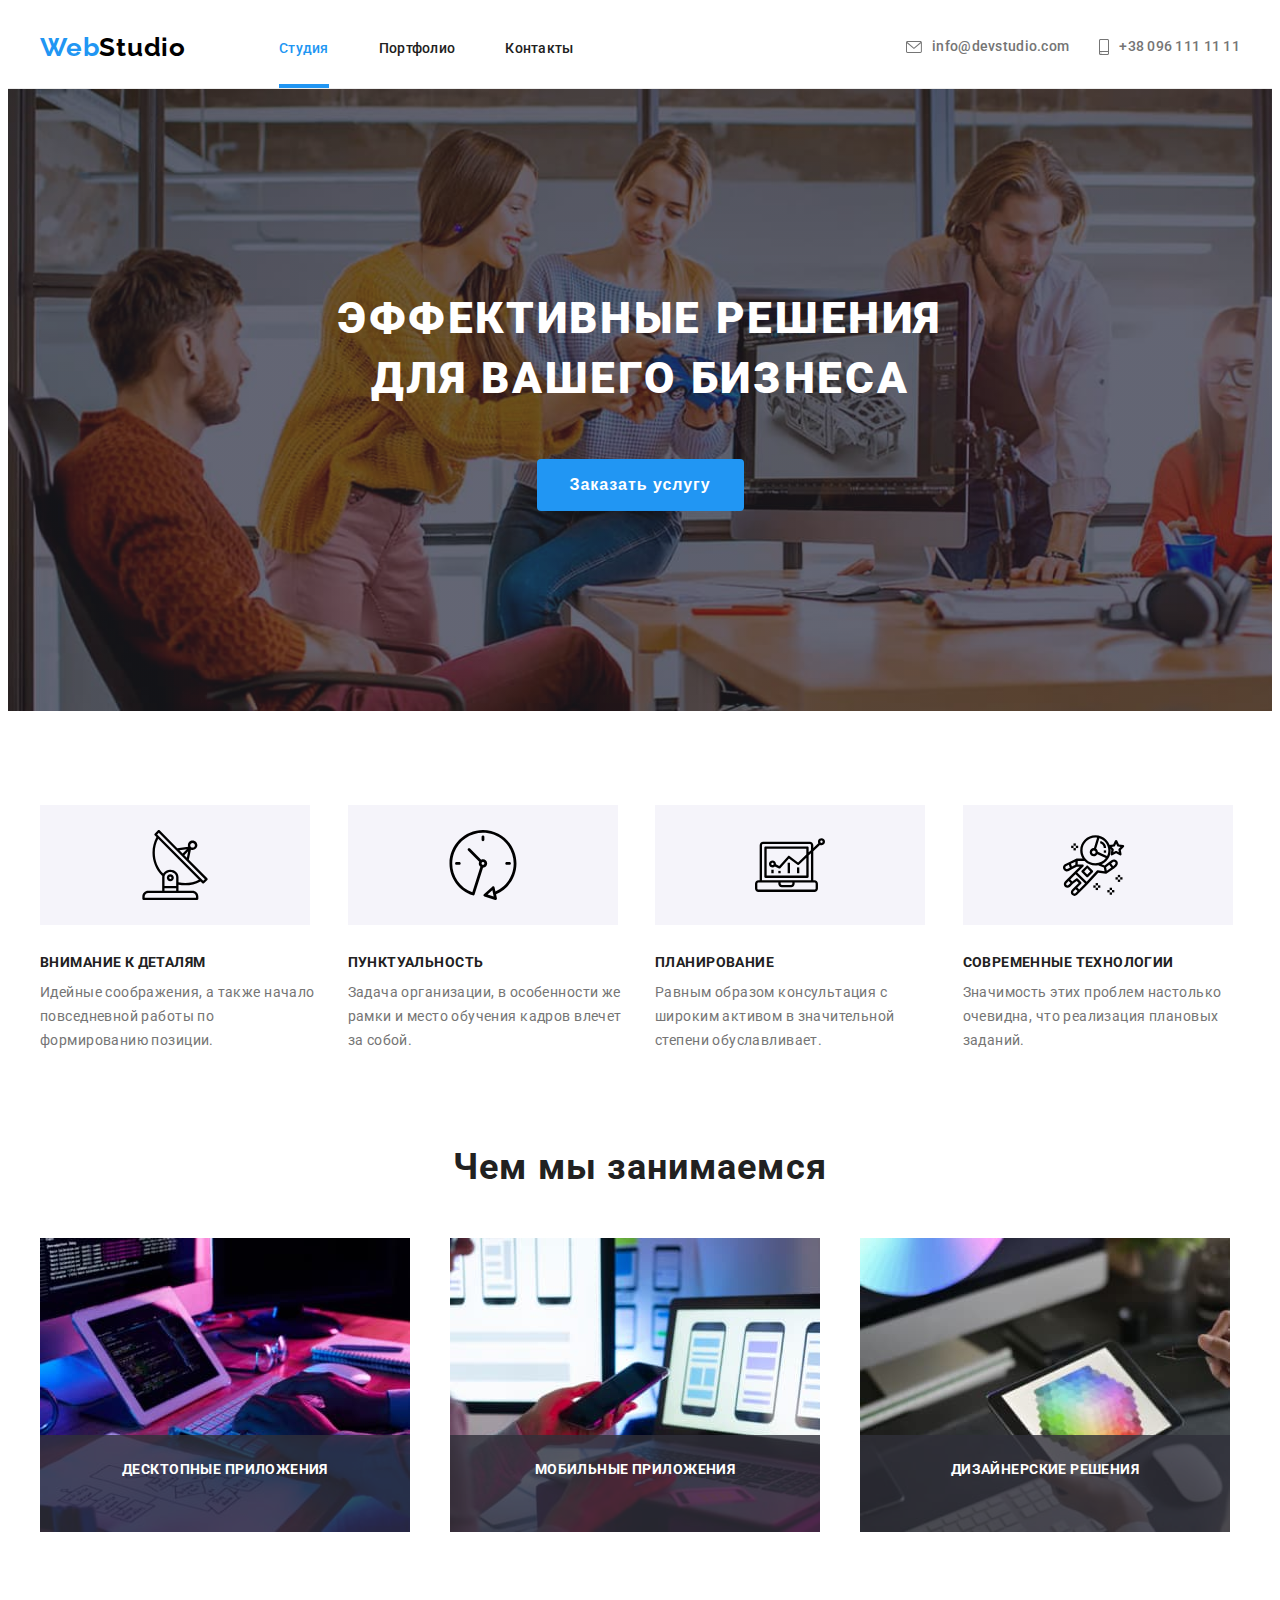
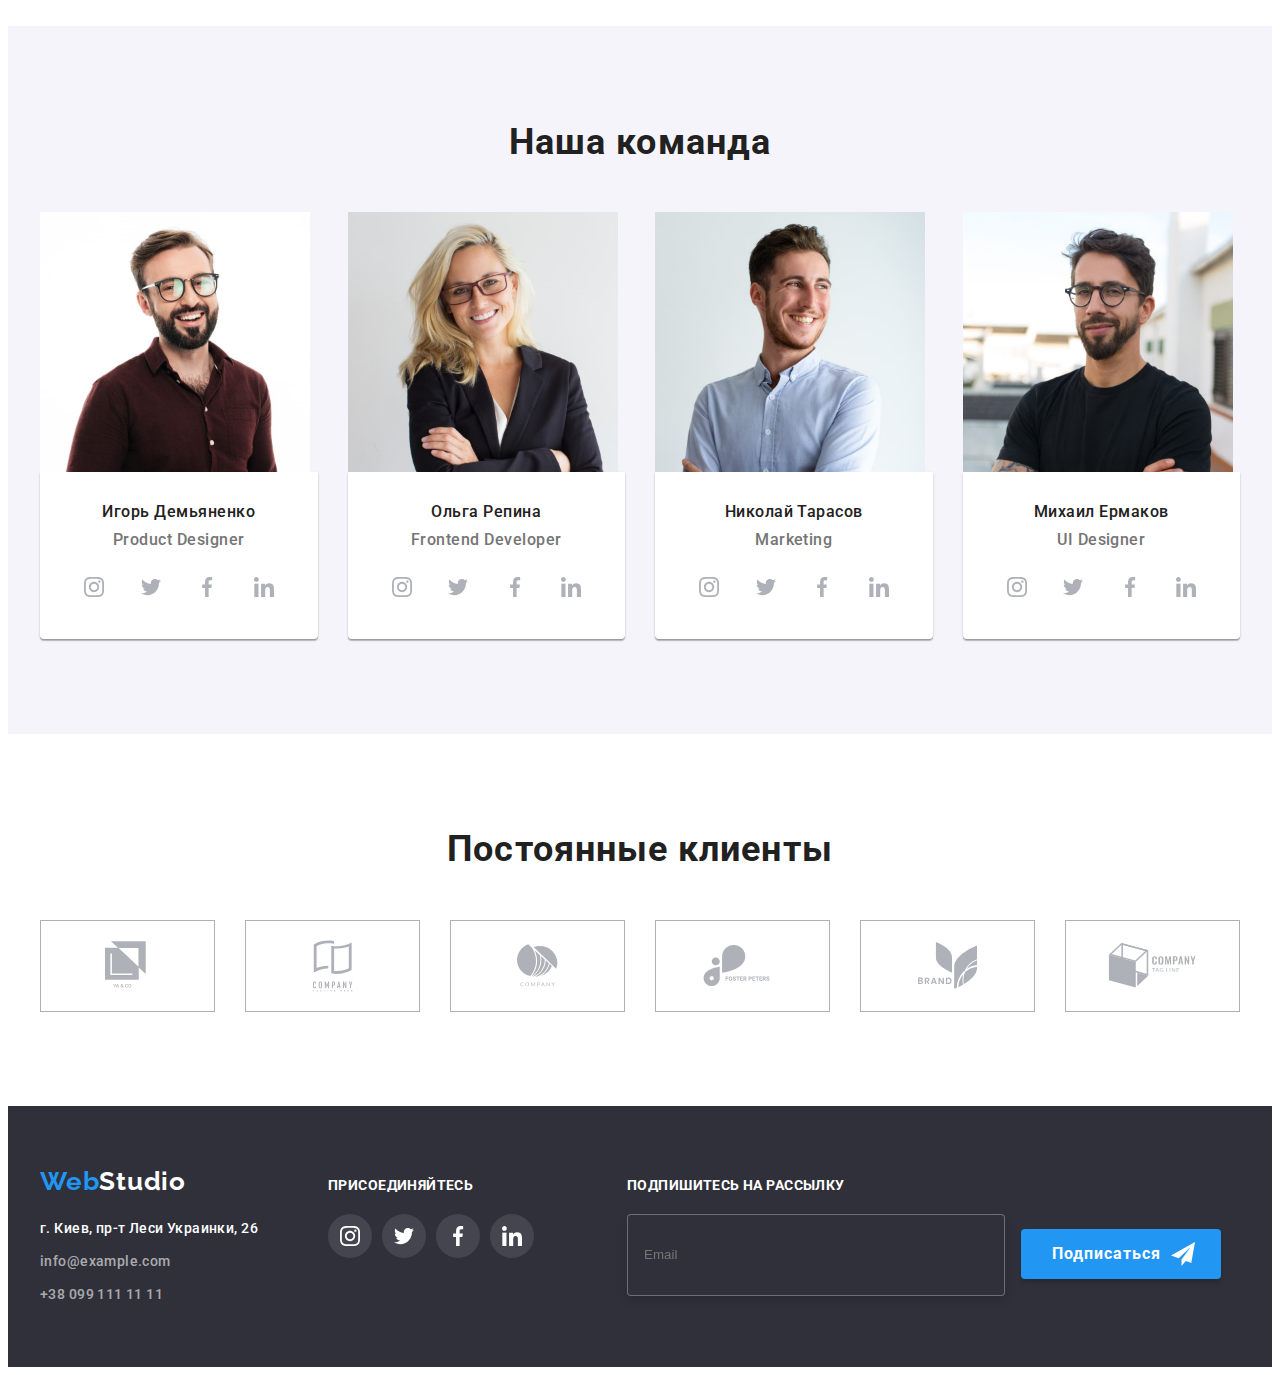
<file: index.html>
<!DOCTYPE html>
        <html lang="ru">
        <head>
            <meta charset="UTF-8">
            <meta name="viewport" content="width=device-width, initial-scale=1.0">
            <title>goit-markup-hw-01</title>
            <link rel="stylesheet" href="https://cdnjs.cloudflare.com/ajax/libs/modern-normalize/1.0.0/modern-normalize.min.css"
            integrity="sha512-ISS7cAi1PEhQ8jnbJpJZMd29NlhNj4AWYyLOSp2CE/CsHxTCu+r+t0D2yoJudVrd0/8fTVPUVDzY5Tvli75u/g=="
            crossorigin="anonymous" />
            <link rel="preconnect" href="https://fonts.gstatic.com">
            <link href="https://fonts.googleapis.com/css2?family=Raleway:wght@700&family=Roboto:wght@400;500;700;900&display=swap"
                rel="stylesheet">
            <link rel="stylesheet" href="https://cdnjs.cloudflare.com/ajax/libs/animate.css/4.1.1/animate.min.css" />
            <link rel="stylesheet" href="./css/main.min.css">
        </head>
        
        <body>
         <header class="header">
             <div class="container">
                    <nav class="navigation">
                        <a class="logo link" href="./index.html" lang="en">Web<span class="logo--theme-dark">Studio</span></a>
                            <ul class="menu list">
                                <li class="menu__item">
                                        <a class="menu__link current link" href="">Студия</a>
                                    </li>
                                <li class="menu__item">
                                        <a class="menu__link link" href="./portfolio.html">Портфолио</a>
                                    </li>
                                <li class="menu__item">
                                        <a class="menu__link link" href="">Контакты</a>
                                </li>
                            </ul>
                    </nav>
                        <ul class="contact list">
                            <li class="contact__item">
                                <a class="contact__link link" href="mailto:info@devstudio.com">
                                    <svg class="contact__icon" width="16px" height="12px">
                                        <use href="./images/icons.svg#icon-envelope"></use>
                                    </svg>
                                    info@devstudio.com
                                </a>
                            </li>
                            <li class="contact__item">
                                <a class="contact__link link" href="tel:+380961111111">
                                    <svg class="contact__icon" width="10px" height="16px">
                                        <use href="./images/icons.svg#icon-smartphone"></use>
                                    </svg>
                                    +38 096 111 11 11
                                </a>
                            </li>
                        </ul>
                </div>
         </header>
        

         <main>
            <!-- Hero-->
            <section class="hero">
                <div class="hero__container container">
                    <h1 class="hero__title">Эффективные решения для вашего бизнеса</h1>
                    <button class="modal-button" data-modal-open type="button">Заказать услугу</button>
                </div>
            </section>

           <!-- advantages-->
            <section class="features">
                <div class="features__container container">
                    <h2 class="visually-hidden">Преимущества вебстудии</h2>
                    <ul class="features__list list">
                        <li class="features__item">
                            <div class="features__card">
                                <svg class="features__icon">
                                    <use href="./images/icons.svg#icon-antenna"></use>
                                </svg>
                            </div>
                            <h3 class="features__title">Внимание к деталям</h3>
                            <p class="features__description">Идейные соображения, а также начало повседневной работы по формированию позиции.</p>
                        </li>
                        <li class="features__item"> 
                            <div class="features__card">
                                <svg class="features__icon">
                                    <use href="./images/icons.svg#icon-clock"></use>
                                </svg>
                            </div>
                            <h3 class="features__title">Пунктуальность</h3>
                            <p class="features__description">Задача организации, в особенности же рамки и место обучения кадров влечет за собой.</p>
                        </li>
                        <li class="features__item">
                            <div class="features__card">
                                <svg class="features__icon">
                                    <use href="./images/icons.svg#icon-diagram"></use>
                                </svg>
                            </div>
                            <h3 class="features__title">Планирование</h3>
                            <p class="features__description">Равным образом консультация с широким активом в значительной степени обуславливает.</p>
                        </li>
                        <li class="features__item">
                            <div class="features__card">
                                <svg class="features__icon">
                                    <use href="./images/icons.svg#icon-astronaut"></use>
                                </svg>
                            </div>
                            <h3 class="features__title">Современные технологии</h3>
                            <p class="features__description">Значимость этих проблем настолько очевидна, что реализация плановых заданий.</p>
                        </li>
                    </ul>
                </div>
            </section>

            <!--about work-->
          <section class="work"> 
              <div class="work__container container">
                    <h2 class="title">Чем мы занимаемся</h2>
                        <ul class="work__list list">
                            <li class="work__item">
                                <div class="work__thumb">
                                    <img src="./images/about_work/develop.jpg" width="370" height="294" alt="Разработка эффективных решений">
                                    <p class="work__subtitle">Десктопные приложения</p>
                                </div>
                            </li>
                            <li class="work__item">
                                <div class="work__thumb">
                                    <img src="./images/about_work/mobile.jpg" width="370" height="294" alt="Мобильны приложения">
                                    <p class="work__subtitle">Мобильные приложения</p>
                                </div>
                            </li>
                            <li class="work__item">
                                <div class="work__thumb">
                                    <img src="./images/about_work/color.jpg" width="370" height="294" alt="Графика">
                                    <p class="work__subtitle">Дизайнерские решения</p>
                                </div>
                            </li>
                        </ul>
                </div>
          </section>

            <!--team-->
          <section class="team">
                <div class="team-container container">
                    <h2 class="title">Наша команда</h2>
                    <ul class="team__list list">
                        <li class="team__item">
                        <img src="./images/team/Igor.jpg" width="270" height="260" alt="Продакт менеджер">
                            <div class="team__card">
                                <h3 class="team__name">Игорь Демьяненко</h3>
                                <p class="team__position" lang="en">Product Designer</p>
                                <ul class="social list">
                                    <li class="social__item">
                                        <a href="" class="social__link link">
                                            <svg class="social__icon" width="20px" height="20px">
                                                <use href="./images/icons.svg#icon-instagram"></use>
                                            </svg>
                                        </a>
                                    </li>
                                    <li class="social__item">
                                        <a href="" class="social__link link">
                                            <svg class="social__icon" width="20px" height="20px">
                                                <use href="./images/icons.svg#icon-twitter"></use>
                                            </svg>
                                        </a>
                                    </li>
                                    <li class="social__item">
                                        <a href="" class="social__link link">
                                            <svg class="social__icon" width="20px" height="20px">
                                                <use href="./images/icons.svg#icon-facebook"></use>
                                            </svg>
                                        </a>
                                    </li>
                                    <li class="social__item">
                                        <a href="" class="social__link link">
                                            <svg class="social__icon" width="20px" height="20px">
                                                <use href="./images/icons.svg#icon-linkedin"></use>
                                            </svg>
                                        </a>
                                    </li>
                                </ul>
                            </div>
                        </li>
                        <li class="team__item">
                            <img src="./images/team/Olga.jpg" width="270" height="260" alt="Фронтэнд разработчик">
                            <div class="team__card">
                                <h3 class="team__name">Ольга Репина</h3>
                                <p class="team__position" lang="en">Frontend Developer</p>
                                <ul class="social list">
                                    <li class="social__item">
                                        <a href="" class="social__link link">
                                            <svg class="social__icon" width="20px" height="20px">
                                                <use href="./images/icons.svg#icon-instagram"></use>
                                            </svg>
                                        </a>
                                    </li>
                                    <li class="social__item">
                                        <a href="" class="social__link link">
                                            <svg class="social__icon" width="20px" height="20px">
                                                <use href="./images/icons.svg#icon-twitter"></use>
                                            </svg>
                                        </a>
                                    </li>
                                    <li class="social__item">
                                        <a href="" class="social__link link">
                                            <svg class="social__icon" width="20px" height="20px">
                                                <use href="./images/icons.svg#icon-facebook"></use>
                                            </svg>
                                        </a>
                                    </li>
                                    <li class="social__item">
                                        <a href="" class="social__link link">
                                            <svg class="social__icon" width="20px" height="20px">
                                                <use href="./images/icons.svg#icon-linkedin"></use>
                                            </svg>
                                        </a>
                                    </li>
                                </ul>
                            </div>
                        </li>
                        <li class="team__item">
                            <img src="./images/team/Nick.jpg" width="270" height="260" alt="Маркетолог">
                            <div class="team__card">
                                <h3 class="team__name">Николай Тарасов</h3>
                                <p class="team__position" lang="en">Marketing</p>
                            <ul class="social list">
                                <li class="social__item">
                                    <a href="" class="social__link link">
                                        <svg class="social__icon" width="20px" height="20px">
                                            <use href="./images/icons.svg#icon-instagram"></use>
                                        </svg>
                                    </a>
                                </li>
                                <li class="social__item">
                                    <a href="" class="social__link link">
                                        <svg class="social__icon" width="20px" height="20px">
                                            <use href="./images/icons.svg#icon-twitter"></use>
                                        </svg>
                                    </a>
                                </li>
                                <li class="social__item">
                                    <a href="" class="social__link link">
                                        <svg class="social__icon" width="20px" height="20px">
                                            <use href="./images/icons.svg#icon-facebook"></use>
                                        </svg>
                                    </a>
                                </li>
                                <li class="social__item">
                                    <a href="" class="social__link link">
                                        <svg class="social__icon" width="20px" height="20px">
                                            <use href="./images/icons.svg#icon-linkedin"></use>
                                        </svg>
                                    </a>
                                </li>
                            </ul>
                            </div>
                        </li>
                        <li class="team__item">
                            <img src="./images/team/Misha.jpg" width="270" height="260" alt="Дизайнер"> 
                            <div class="team__card">
                                <h3 class="team__name">Михаил Ермаков</h3>
                                <p class="team__position" lang="en">UI Designer</p>
                            <ul class="social list">
                                <li class="social__item">
                                    <a href="" class="social__link link">
                                        <svg class="social__icon" width="20px" height="20px">
                                            <use href="./images/icons.svg#icon-instagram"></use>
                                        </svg>
                                    </a>
                                </li>
                                <li class="social__item">
                                    <a href="" class="social__link link">
                                        <svg class="social__icon" width="20px" height="20px">
                                            <use href="./images/icons.svg#icon-twitter"></use>
                                        </svg>
                                    </a>
                                </li>
                                <li class="social__item">
                                    <a href="" class="social__link link">
                                        <svg class="social__icon" width="20px" height="20px">
                                            <use href="./images/icons.svg#icon-facebook"></use>
                                        </svg>
                                    </a>
                                </li>
                                <li class="social__item">
                                    <a href="" class="social__link link">
                                        <svg class="social__icon" width="20px" height="20px">
                                            <use href="./images/icons.svg#icon-linkedin"></use>
                                        </svg>
                                    </a>
                                </li>
                            </ul>
                            </div>
                        </li>
                    </ul>
                </div>
          </section>

          <!--client-->
            <section class="client">
                <div class="client__container container">
                    <h2 class="client__title title">Постоянные клиенты</h2>
                    <ul class="client__list list">
                        <li class="client__item">
                            <a class="client__link link" href="">
                                <svg class="client__icon" width="45px" height="50px">
                                    <use href="./images/icons.svg#icon-logo-1"></use>
                                </svg>
                            </a>
                        </li>
                        <li class="client__item">
                            <a class="client__link link" href="">
                                <svg class="client__icon" width="40px" height="52px">
                                    <use href="./images/icons.svg#icon-logo-2"></use>
                                </svg>
                            </a>
                        </li>
                        <li class="client__item">
                            <a class="client__link link" href="">
                                <svg class="client__icon" width="41px" height="43px">
                                    <use href="./images/icons.svg#icon-logo-3"></use>
                                </svg>
                            </a>
                        </li>
                        <li class="client__item">
                            <a class="client__link link" href="">
                                <svg class="client__icon" width="80px" height="42px">
                                    <use href="./images/icons.svg#icon-logo-4"></use>
                                </svg>
                            </a>
                        </li>
                        <li class="client__item">
                            <a class="client__link link" href="">
                                <svg class="client__icon" width="59px" height="47px">
                                    <use href="./images/icons.svg#icon-logo-5"></use>
                                </svg>
                            </a>
                        </li>
                        <li class="client__item">
                            <a class="client__link link" href="">
                                <svg class="client__icon" width="89px" height="45px">
                                    <use href="./images/icons.svg#icon-logo-6"></use>
                                </svg>
                            </a>
                        </li>
                    </ul>
                </div>
            </section>

         </main>
          

         <footer class="footer">
            <div class="footer__container container">
                <div class="location">

                    <div class="footer-logo">
                        <a class="logo link" href="./index.html" lang="en">Web<span class="logo--theme-light">Studio</span></a>
                    </div>

                    <address class="address">
                        <ul class="address__list list">
                            <li class="adress__item">
                                <a class="contact-adress link" href="https://goo.gl/maps/8bbEBqnTATMpC2DeA" target="_blank"
                                        rel="noopener noreferrer">г. Киев, пр-т Леси Украинки, 26</a>
                            </li>
                            <li class="adress__item">
                                 <a class="contact-info link" href="mailto:info@example.com">info@example.com</a>
                            </li>
                            <li class="adress__item">
                                <a class="contact-info link" href="tel:+380991111111=">+38 099 111 11 11</a>
                            </li>
                        </ul>
                    </address>

                </div>

                <div class="appeal">
                    <b class="apeal__title">присоединяйтесь</b>
                    <ul class="footer-social__list list">
                        <li class="footer-social__item">
                            <a class="footer-social__link link" href="">
                                <svg class="footer-social__icon" width="20px" height="20px">
                                    <use href="./images/icons.svg#icon-instagram"></use>
                                </svg>
                            </a>
                        </li>
                        <li class="footer-social__item">
                            <a class="footer-social__link link" href="">
                                <svg class="footer-social__icon" width="20px" height="20px">
                                    <use href="./images/icons.svg#icon-twitter"></use>
                                </svg>
                            </a>
                        </li>
                        <li class="footer-social__item">
                            <a class="footer-social__link link" href="">
                                <svg class="footer-social__icon" width="20px" height="20px">
                                    <use href="./images/icons.svg#icon-facebook"></use>
                                </svg>
                            </a>
                        </li>
                        <li class="footer-social__item">
                            <a class="footer-social__link link" href="">
                                <svg class="footer-social__icon" width="20px" height="20px">
                                    <use href="./images/icons.svg#icon-linkedin"></use>
                                </svg>
                            </a>
                        </li>
                    </ul>
                </div>
            
                <div class="subscription">
                    <b class="subscription__title">Подпишитесь на рассылку</b>
                    <form>
                        <input class="subscription__input" type="email" name="email" placeholder="Email">

                        <button class="subscription__button" type="submit">Подписаться
                            <svg class="subscription__icon" width="24px" height="24px">
                                <use href=./images/icons.svg#icon-icon-send></use>
                            </svg>
                        </button>
                    </form>
                </div>
            </div>


         </footer>

        <div class="backdrop is-hidden" data-modal>
            <div class="modal">
                <button class="modal__close-btn" data-modal-close type="button">
                    <svg class="modal__icon">
                        <use href=./images/icons.svg#icon-close-black-18dp-2-1></use>
                    </svg>
                </button>
                <form class="modal__form" autocomplete="off">
                    <b class="modal__title">Оставьте свои данные, мы вам перезвоним</b>
                    <label class="modal__label">
                        Имя
                        <span class="modal__wrapper">
                            <input class="modal__input" type="text" name="user-name" required minlength="2">
                            <svg class="modal__icon-info" width="18px" height="18px">
                                <use href=./images/icons.svg#icon-person-black-18dp-1></use>
                            </svg>
                        </span>
                
                    </label>
                    <label class="modal__label">
                        Телефон
                        <span class="modal__wrapper">
                            <input class="modal__input" type="tel" name="tel" required pattern="[0-9]{3}-[0-9]{3}-[0-9]{2}-[0-9]{2}" title="050-111-11-11">
                            <svg class="modal__icon-info" width="18px" height="18px">
                                <use href=./images/icons.svg#icon-phone-black-18dp-1></use>
                            </svg>
                        </span>

                        
                    </label>
                    <label class="modal__label">
                        Почта
                        <span class="modal__wrapper">
                            <input class="modal__input" type="email" name="email" required>
                            <svg class="modal__icon-info" width="18px" height="18px">
                                <use href=./images/icons.svg#icon-email-black-18dp-1></use>
                            </svg>
                        </span>

                    
                    </label>
                    <label class="modal__label">
                        Комментарий
                    <textarea class="modal__comment" name="comment" placeholder="Введите текст"></textarea>
                    </label>
                    <div class="modal__agremeent">
                        <input type="checkbox" id="user-term" name="user-term" class="modal__checkbox visually-hidden">
                        <label for="user-term" class="modal__label-check">Соглашаюсь с рассылкой и принимаю&nbsp;<a href="">Условия
                                договора</a></label>
                    </div>
                    
                    <button class="modal__send" type="submit">Отправить</button>
                </form>

            </div>

        </div>

        <script src="./js/modal.js"></script>
        </body>
        
        </html>
</file>
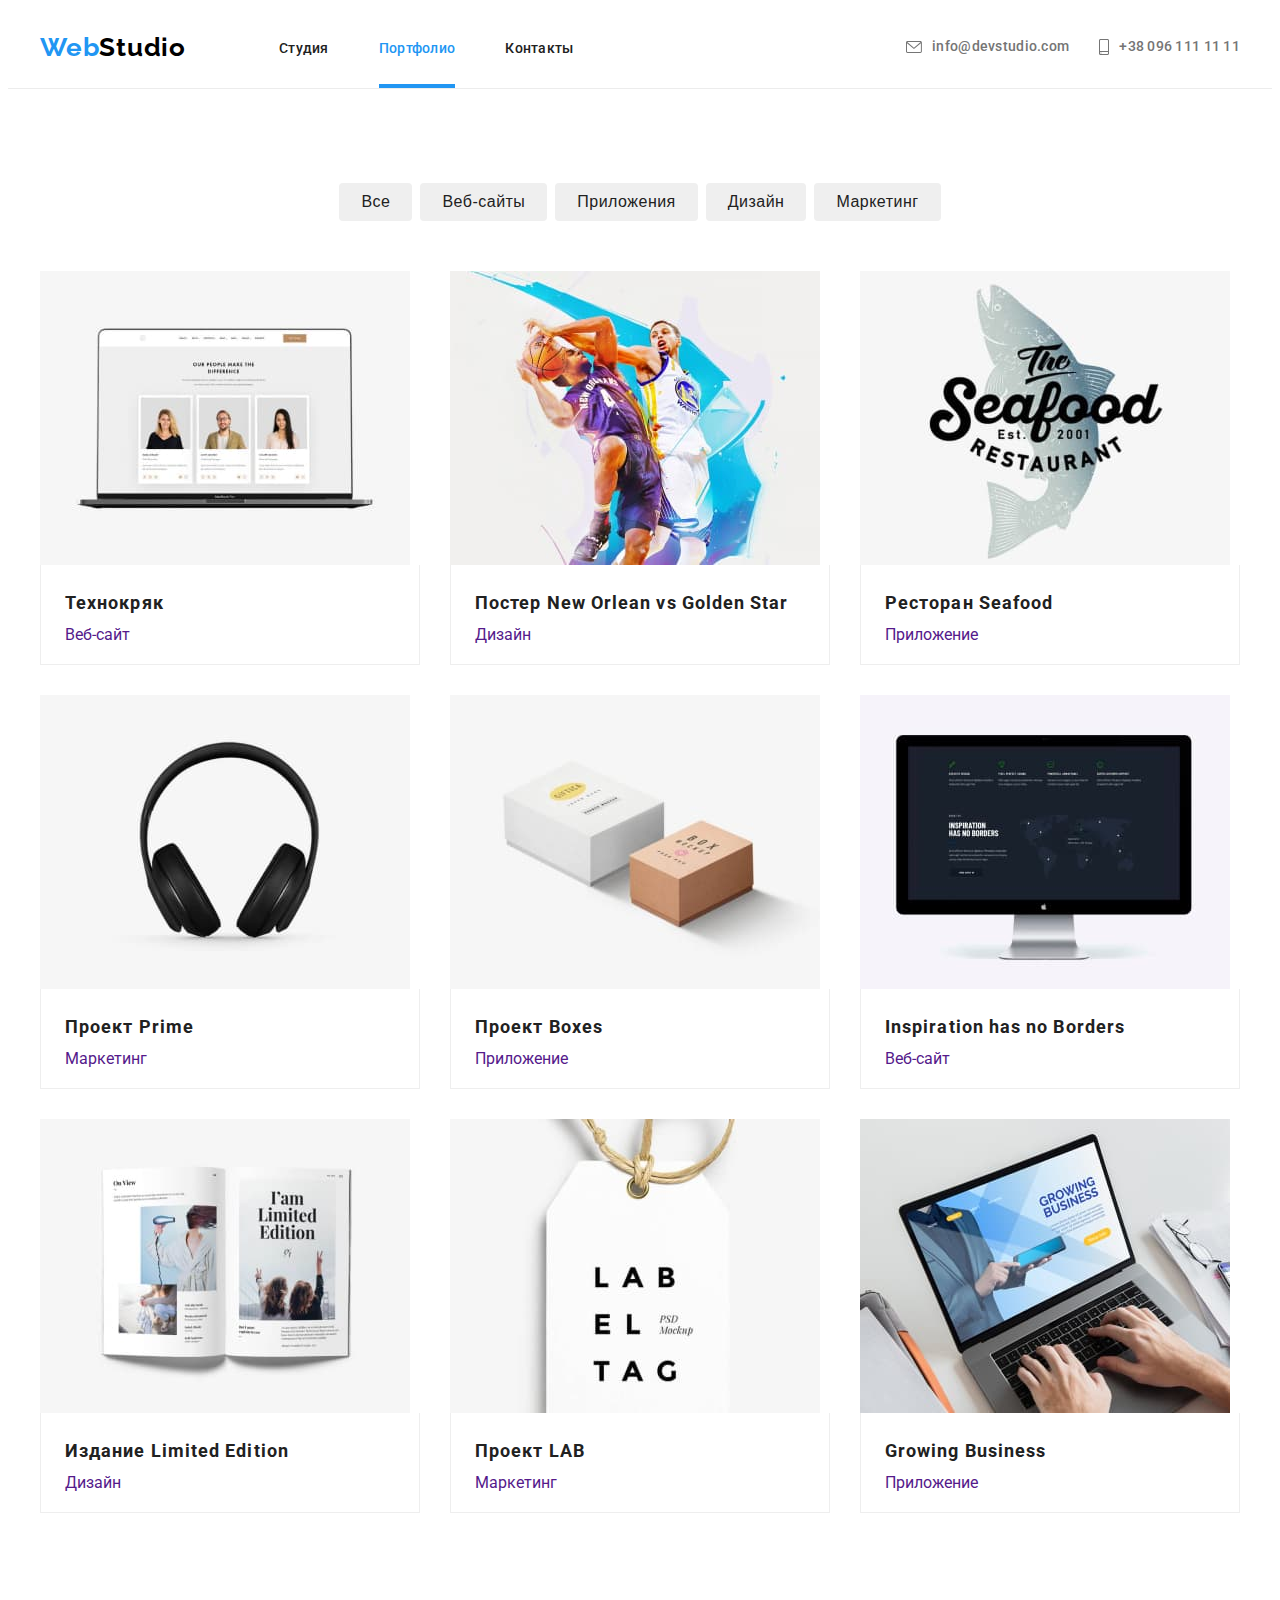
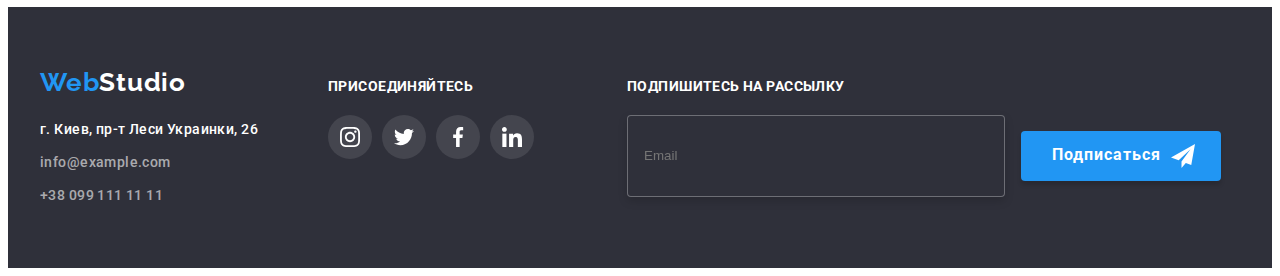
<file: portfolio.html>
<!DOCTYPE html>
        <html lang="ru">
        <head>
            <meta charset="UTF-8">
            <meta http-equiv="X-UA-Compatible" content="IE=edge">
            <meta name="viewport" content="device-width,initial-scale=1.0">
            <title>goit-markup-hw-02</title>
            <link rel="stylesheet" href="https://cdnjs.cloudflare.com/ajax/libs/modern-normalize/1.0.0/modern-normalize.min.css"
            integrity="sha512-ISS7cAi1PEhQ8jnbJpJZMd29NlhNj4AWYyLOSp2CE/CsHxTCu+r+t0D2yoJudVrd0/8fTVPUVDzY5Tvli75u/g=="
            crossorigin="anonymous" />
            <link rel="preconnect" href="https://fonts.gstatic.com">
            <link href="https://fonts.googleapis.com/css2?family=Raleway:wght@700&family=Roboto:wght@400;500;700;900&display=swap"
                rel="stylesheet">
            <link rel="stylesheet" href="https://cdnjs.cloudflare.com/ajax/libs/animate.css/4.1.1/animate.min.css" />
            <link rel="stylesheet" href="./css/portfolio.min.css">
        </head>

            <body>
                <header class="header">
                    <div class="container">
                        <nav class="navigation">
                            <a class="logo link" href="./index.html" lang="en">Web<span class="logo--theme-dark">Studio</span></a>
                            <ul class="menu list">
                                <li class="menu__item">
                                    <a class="menu__link link" href="./index.html">Студия</a>
                                </li>
                                <li class="menu__item"">
                                    <a class="menu__link current link" href="./portfolio.html">Портфолио</a>
                                </li>
                                <li class="menu__item""> 
                                    <a class="menu__link link" href="">Контакты</a>

                                </li>
                            </ul>
                        </nav>
                        <ul class="contact list">
                            <li class="contact__item">
                                <a class="contact__link link" href="mailto:info@devstudio.com">
                                    <svg class="contact__icon" width="16px" height="12px">
                                        <use href="./images/icons.svg#icon-envelope"></use>
                                    </svg>
                                    info@devstudio.com
                                </a>
                            </li>
                            <li class="contact__item">
                                <a class="contact__link link" href="tel:+380961111111">
                                    <svg class="contact__icon" width="10px" height="16px">
                                        <use href="./images/icons.svg#icon-smartphone"></use>
                                    </svg>
                                    +38 096 111 11 11
                                </a>
                            </li>
                        </ul>
                   </div>
                </header>

                <main>

                <!-- filter projects-->            
                    <section class="filter-projects">
                        <div class="filter-projects__container container">
                            <h1 class="visually-hidden">Проекты</h1>
                            <ul class="filter-projects__list list">
                                <li class="filter-projects__item">
                                    <button type="button" class="filter-projects__button">Все</button>
                                </li>
                                <li class="filter-projects__item">
                                    <button type="button" class="filter-projects__button" >Веб-сайты</button>
                                </li>
                                <li class="filter-projects__item">
                                    <button type="button" class="filter-projects__button">Приложения</button>
                                </li>
                                <li class="filter-projects__item ">
                                    <button type="button" class="filter-projects__button">Дизайн</button>
                                </li>
                                <li class="filter-projects__item">
                                    <button type="button" class="filter-projects__button">Маркетинг</button>
                                </li>
                            </ul>

                            <h2 class="visually-hidden">Работы</h2>
                            <ul class="card list">
                                <li class="card__item">
                                    <a href="" class="card__link link">
                                        <div class="card__thumb">
                                            <img src="./images/portfolio/web-techno.jpg" width="370" height="294" alt="Веб-сайт">
                                            <p class="card__overlay">Технокряк это современная площадка распространения коронавируса. Компании используют эту
                                                платформу для цифрового шпионажа и атак на защищённые сервера конкурентов.</p>
                                        </div>
                                        <div class="card__content">
                                            <h2 class="card__title">Технокряк</h2>
                                            <p class="card__subtitle">Веб-сайт</p>
                                        </div>
                                    </a>
                                </li>

                                <li class="card__item">
                                    <a href="" class="card__link link">
                                        <div class="card__thumb">
                                            <img src="./images/portfolio/new-orlean.jpg" width="370" height="294" alt="Баскетболисты">
                                            <p class="card__overlay">Технокряк это современная площадка распространения коронавируса. Компании используют эту
                                                платформу для цифрового шпионажа и атак на защищённые сервера конкурентов.</p>
                                        </div>
                                        <div class="card__content">
                                            <h2 class="card__title">Постер New Orlean vs Golden Star</h2>
                                            <p class="card__subtitle">Дизайн</p>
                                        </div>
                                    </a>
                                </li>

                                <li class="card__item">
                                    <a href="" class="card__link link">
                                        <div class="card__thumb">
                                            <img src="./images/portfolio/restaurant.jpg" width="370" height="294" alt="Главная страница приложения">
                                            <p class="card__overlay">Технокряк это современная площадка распространения коронавируса. Компании используют эту
                                                платформу для цифрового шпионажа и атак на защищённые сервера конкурентов.</p>
                                        </div>
                                        <div class="card__content">
                                            <h2 class="card__title">Ресторан Seafood</h2>
                                            <p class="card__subtitle">Приложение</p>
                                        </div>
                                    </a>
                               </li>

                                <li class="card__item">
                                    <a href="" class="card__link link">
                                        <div class="card__thumb">
                                            <img src="./images/portfolio/prime.jpg" width="370" height="294" alt="Наушники">
                                            <p class="card__overlay">Технокряк это современная площадка распространения коронавируса. Компании используют эту
                                                платформу для цифрового шпионажа и атак на защищённые сервера конкурентов.</p>
                                        </div>
                                        <div class="card__content">
                                            <h2 class="card__title">Проект Prime</h2>
                                            <p class="card__subtitle">Маркетинг</p>
                                        </div>
                                    </a>
                                </li>
                                
                                <li class="card__item">
                                    <a href="" class="card__link link">
                                        <div class="card__thumb">
                                            <img src="./images/portfolio/boxes.jpg" width="370" height="294" alt="Коробки">
                                            <p class="card__overlay">Технокряк это современная площадка распространения коронавируса. Компании используют эту
                                                платформу для цифрового шпионажа и атак на защищённые сервера конкурентов.</p>
                                        </div>
                                        <div class="card__content">
                                            <h2 class="card__title">Проект Boxes</h2>
                                            <p class="card__subtitle">Приложение</p>
                                        </div>
                                    </a>
                                </li>

                                <li class="card__item">
                                    <a href="" class="card__link link">
                                        <div class="card__thumb">
                                            <img src="./images/portfolio/borders.jpg" width="370" height="294" alt="Изображение приложения">
                                            <p class="card__overlay">Технокряк это современная площадка распространения коронавируса. Компании используют эту
                                                платформу для цифрового шпионажа и атак на защищённые сервера конкурентов.</p>
                                        </div>
                                        <div class="card__content">
                                            <h2 class="card__title">Inspiration has no Borders</h2>
                                            <p class="card__subtitle">Веб-сайт</p>
                                        </div>
                                    </a>
                                </li>

                                <li class="card__item">
                                    <a href="" class="card__link link">
                                        <div class="card__thumb">
                                            <img src="./images/portfolio/limited-edition.jpg" width="370" height="294" alt="Книга">
                                            <p class="card__overlay">Технокряк это современная площадка распространения коронавируса. Компании используют эту
                                                платформу для цифрового шпионажа и атак на защищённые сервера конкурентов.</p>
                                        </div>
                                        <div class="card__content">
                                            <h2 class="card__title">Издание Limited Edition</h2>
                                            <p class="card__subtitle">Дизайн</p>
                                        </div>
                                    </a>
                                </li>

                                <li class="card__item">
                                    <a href="" class="card__link link">
                                        <div class="card__thumb">
                                            <img src="./images/portfolio/lab.jpg" width="370" height="294" alt="Название проекта">
                                            <p class="card__overlay">Технокряк это современная площадка распространения коронавируса. Компании используют эту
                                                платформу для цифрового шпионажа и атак на защищённые сервера конкурентов.</p>
                                        </div>
                                        <div class="card__content">
                                            <h2 class="card__title">Проект LAB</h2>
                                            <p class="card__subtitle">Маркетинг</p>
                                        </div>
                                    </a>
                                </li>

                                <li class="card__item">
                                    <a href="" class="card__link link">
                                        <div class="card__thumb">
                                            <img src="./images/portfolio/growing-business.jpg" width="370" height="294" alt="Название приложения">
                                            <p class="card__overlay">Технокряк это современная площадка распространения коронавируса. Компании используют эту
                                                платформу для цифрового шпионажа и атак на защищённые сервера конкурентов.</p>
                                        </div>
                                        <div class="card__content">
                                            <h2 class="card__title">Growing Business</h2>
                                            <p class="card__subtitle">Приложение</p>
                                        </div>
                                    </a>
                                </li>

                            </ul>
                        </div>
                    </section>
                </main>

                <footer class="footer">
                    <div class="footer__container container">
                        <div class="location">
                
                            <div class="footer-logo">
                                <a class="logo link" href="./index.html" lang="en">Web<span class="logo--theme-light">Studio</span></a>
                            </div>
                
                            <address class="address">
                                <ul class="address__list list">
                                    <li class="adress__item">
                                        <a class="contact-adress link" href="https://goo.gl/maps/8bbEBqnTATMpC2DeA" target="_blank"
                                            rel="noopener noreferrer">г. Киев, пр-т Леси Украинки, 26</a>
                                    </li>
                                    <li class="adress__item">
                                        <a class="contact-info link" href="mailto:info@example.com">info@example.com</a>
                                    </li>
                                    <li class="adress__item">
                                        <a class="contact-info link" href="tel:+380991111111=">+38 099 111 11 11</a>
                                    </li>
                                </ul>
                            </address>
                
                        </div>
                
                        <div class="appeal">
                            <b class="apeal__title">присоединяйтесь</b>
                            <ul class="footer-social__list list">
                                <li class="footer-social__item">
                                    <a class="footer-social__link footer-social__link--a link" href="">
                                        <svg class="footer-social__icon" width="20px" height="20px">
                                            <use href="./images/icons.svg#icon-instagram"></use>
                                        </svg>
                                    </a>
                                </li>
                                <li class="footer-social__item">
                                    <a class="footer-social__link link" href="">
                                        <svg class="footer-social__icon" width="20px" height="20px">
                                            <use href="./images/icons.svg#icon-twitter"></use>
                                        </svg>
                                    </a>
                                </li>
                                <li class="footer-social__item">
                                    <a class="footer-social__link link" href="">
                                        <svg class="footer-social__icon" width="20px" height="20px">
                                            <use href="./images/icons.svg#icon-facebook"></use>
                                        </svg>
                                    </a>
                                </li>
                                <li class="footer-social__item">
                                    <a class="footer-social__link link" href="">
                                        <svg class="footer-social__icon" width="20px" height="20px">
                                            <use href="./images/icons.svg#icon-linkedin"></use>
                                        </svg>
                                    </a>
                                </li>
                            </ul>
                        </div>
                
                        <div class="subscription">
                            <b class="subscription__title">Подпишитесь на рассылку</b>
                            <form>
                                <input class="subscription__input" type="email" name="email" placeholder="Email">
                
                                <button class="subscription__button" type="submit">Подписаться
                                    <svg class="subscription__icon" width="24px" height="24px">
                                        <use href=./images/icons.svg#icon-icon-send></use>
                                    </svg>
                                </button>
                            </form>
                        </div>
                    </div>
                
                
                </footer>
            </body>
        </html>
</file>
<file: css/main.min.css>
:root{--main-font: "Roboto", sans-serif;--secondary-font: "Raleway", sans-serif;--accent-color: #2196f3;--accent-text-color: #757575;--accent-title-color: #212121;--primary-white-color: #ffffff;--footer-background-color: #2f303a;--secondary-background-color: #f5f4fa;--section-padding-bottom: 49px;--icon-color: #afb1b8}.visually-hidden{position:absolute !important;clip:rect(1px 1px 1px 1px);clip:rect(1px, 1px, 1px, 1px);padding:0 !important;border:0 !important;height:1px !important;width:1px !important;overflow:hidden}body{font-family:var(--main-font)}h1,h2,h3,h4,h5,h6,p{margin:0}ul,ol{margin:0;padding:0}img{display:block}.link{text-decoration:none}.list{list-style:none}.address{font-style:normal}.container{width:1200px;margin:0 auto;padding-left:15px;padding-right:15px}.filter-projects .container{-webkit-box-align:center;-ms-flex-align:center;align-items:center}.header .container{display:-webkit-box;display:-ms-flexbox;display:flex;-webkit-box-align:center;-ms-flex-align:center;align-items:center;margin-left:auto}.modal-button{min-width:200px;padding-top:10px;padding-bottom:10px;padding-left:32px;padding-right:32px;font-size:16px;font-weight:700;line-height:1.88;letter-spacing:.06em;display:-webkit-box;display:-ms-flexbox;display:flex;-webkit-box-align:center;-ms-flex-align:center;align-items:center;text-align:center;letter-spacing:0.06em;color:var(--primary-white-color);cursor:pointer;background-color:var(--accent-color);border-radius:4px;margin:auto;border:1px solid transparent}.social__icon{fill:var(--icon-color);-webkit-transition:fill 250ms cubic-bezier(0.4, 0, 0.2, 1);transition:fill 250ms cubic-bezier(0.4, 0, 0.2, 1)}.social__link:hover .social__icon,.social__link:focus .social__icon{fill:var(--primary-white-color)}.social{display:-webkit-box;display:-ms-flexbox;display:flex;-webkit-box-align:center;-ms-flex-align:center;align-items:center;-webkit-box-pack:justify;-ms-flex-pack:justify;justify-content:space-between;padding-right:32px;padding-left:32px}.social__link{display:-webkit-box;display:-ms-flexbox;display:flex;width:44px;-webkit-box-pack:center;-ms-flex-pack:center;justify-content:center;-webkit-box-align:center;-ms-flex-align:center;align-items:center;height:44px;border-radius:50%;-webkit-transition:background-color 250ms cubic-bezier(0.4, 0, 0.2, 1);transition:background-color 250ms cubic-bezier(0.4, 0, 0.2, 1)}.social__link:hover,.social__link:focus{background-color:var(--accent-color)}.title{font-weight:700;font-size:36px;line-height:1.17;text-align:center;letter-spacing:0.03em;color:var(--accent-title-color)}.team .title{margin-bottom:var(--section-padding-bottom)}.work .title{margin-bottom:var(--section-padding-bottom)}.navigation{display:-webkit-box;display:-ms-flexbox;display:flex;-webkit-box-align:center;-ms-flex-align:center;align-items:center}.menu{display:-webkit-box;display:-ms-flexbox;display:flex;-webkit-box-align:center;-ms-flex-align:center;align-items:center;margin-left:93px}.menu__item:not(:last-child){margin-right:50px}.menu__link{font-weight:500;font-size:14px;line-height:1.14;letter-spacing:0.02em;color:var(--accent-title-color);-webkit-transition:color 250ms cubic-bezier(0.4, 0, 0.2, 1);transition:color 250ms cubic-bezier(0.4, 0, 0.2, 1)}.menu__link:hover,.menu__link:focus{color:var(--accent-color)}.current{color:var(--accent-color)}.menu .current{position:relative;padding-bottom:32px}.menu .current::after{content:"";position:absolute;left:0;bottom:0;width:100%;height:4px;display:block;background-color:var(--accent-color)}.contact__link{font-size:14px;font-weight:500;line-height:1.14;letter-spacing:.02em;color:var(--accent-text-color);display:-webkit-box;display:-ms-flexbox;display:flex;-webkit-box-align:center;-ms-flex-align:center;align-items:center;-webkit-transition:color 250ms cubic-bezier(0.4, 0, 0.2, 1);transition:color 250ms cubic-bezier(0.4, 0, 0.2, 1)}.contact__link:hover,.contact__link:focus{color:var(--accent-color)}.contact__icon{margin-right:10px;fill:var(--accent-text-color);-webkit-transition:fill 250ms cubic-bezier(0.4, 0, 0.2, 1);transition:fill 250ms cubic-bezier(0.4, 0, 0.2, 1)}.contact__link:hover .contact__icon,.contact__link:focus .contact__icon{fill:var(--accent-color)}.contact__link{font-size:14px;font-weight:500;line-height:1.14;letter-spacing:.02em;color:var(--accent-text-color);display:-webkit-box;display:-ms-flexbox;display:flex;-webkit-box-align:center;-ms-flex-align:center;align-items:center;-webkit-box-pack:center;-ms-flex-pack:center;justify-content:center;-webkit-transition:color 250ms cubic-bezier(0.4, 0, 0.2, 1);transition:color 250ms cubic-bezier(0.4, 0, 0.2, 1)}.contact__link:hover,.contact__link:focus{color:var(--accent-color)}.contact__icon{margin-right:10px;fill:var(--accent-text-color);-webkit-transition:fill 250ms cubic-bezier(0.4, 0, 0.2, 1);transition:fill 250ms cubic-bezier(0.4, 0, 0.2, 1)}.contact__link:hover .contact__icon,.contact__link:focus .contact__icon{fill:var(--accent-color)}.footer-logo{margin-bottom:20px}.location{margin-right:70px}.logo{font-family:var(--secondary-font);font-size:26px;font-weight:700;line-height:1.19;letter-spacing:.03em;color:var(--accent-color)}.logo--theme-dark{color:#000000}.logo--theme-light{color:var(--primary-white-color)}.adress__item:not(:last-child){margin-bottom:9px}.apeal__title{font-family:var(--main-font);font-size:14px;font-weight:700;line-height:1.14;letter-spacing:.03em;text-transform:uppercase;color:var(--primary-white-color);display:-webkit-box;display:-ms-flexbox;display:flex;margin-bottom:20px}.footer-social__item:not(:last-child){margin-right:10px}.contact-adress{font-weight:500;font-size:14px;line-height:1.71;letter-spacing:0.03em;color:var(--primary-white-color)}.contact-info{font-weight:500;font-size:14px;line-height:1.71;letter-spacing:0.03em;color:rgba(255,255,255,0.6)}.subscription__title{font-family:var(--main-font);font-size:14px;font-weight:700;line-height:1.14;letter-spacing:.03em;text-transform:uppercase;color:var(--primary-white-color);display:block;margin-bottom:20px}.subscription{margin-left:93px}.input{font-family:var(--main-font);font-weight:500;font-size:16px;line-height:1.25;display:-webkit-inline-box;display:-ms-inline-flexbox;display:inline-flex;-webkit-box-align:center;-ms-flex-align:center;align-items:center;letter-spacing:0.03em;color:rgba(255,255,255,0.6)}.subscription__input{display:-webkit-inline-box;display:-ms-inline-flexbox;display:inline-flex;margin-right:12px;color:var(--primary-white-color);width:358px;height:50px;padding-top:15px;padding-bottom:15px;padding-left:16px;background:var(--footer-background-color);border:1px solid rgba(255,255,255,0.3);-webkit-filter:drop-shadow(0px 4px 4px rgba(0,0,0,0.15));filter:drop-shadow(0px 4px 4px rgba(0,0,0,0.15));border-radius:4px}.subscription__button{display:-webkit-inline-box;display:-ms-inline-flexbox;display:inline-flex;-webkit-box-align:center;-ms-flex-align:center;align-items:center;min-width:200px;height:50px;font-family:var(--main-font);font-size:16px;font-weight:700;line-height:1.88;letter-spacing:.06em;text-align:center;background:#2196f3;-webkit-box-shadow:0px 4px 4px rgba(0,0,0,0.15);box-shadow:0px 4px 4px rgba(0,0,0,0.15);border-radius:4px;border-color:transparent;color:#ffffff;padding-top:10px;padding-bottom:10px;padding-left:29px}.subscription__icon{margin-left:10px;fill:var(--primary-white-color)}.footer-social__link{display:-webkit-box;display:-ms-flexbox;display:flex;-webkit-box-align:center;-ms-flex-align:center;align-items:center;-webkit-box-pack:center;-ms-flex-pack:center;justify-content:center;width:44px;height:44px;border-radius:50%;background-color:rgba(255,255,255,0.1);-webkit-transition:background-color 250ms cubic-bezier(0.4, 0, 0.2, 1);transition:background-color 250ms cubic-bezier(0.4, 0, 0.2, 1)}.footer-social__link:hover,.footer-social__link:focus{background-color:var(--accent-color)}.footer-social__list{display:-webkit-box;display:-ms-flexbox;display:flex;-webkit-box-align:center;-ms-flex-align:center;align-items:center}.footer-social__icon{width:20px;height:20px;fill:var(--primary-white-color)}.backdrop{position:fixed;top:0;left:0;width:100vw;height:100vh;background:rgba(0,0,0,0.2);-webkit-transition:opacity 250ms cubic-bezier(0.4, 0, 0.2, 1),visibility 250ms cubic-bezier(0.4, 0, 0.2, 1),pointer-events 250ms;transition:opacity 250ms cubic-bezier(0.4, 0, 0.2, 1),visibility 250ms cubic-bezier(0.4, 0, 0.2, 1),pointer-events 250ms}.modal{position:absolute;top:50%;left:50%;-webkit-transform:translate(-50%, -50%);transform:translate(-50%, -50%);width:528px;height:581px;background:#ffffff;-webkit-box-shadow:0px 1px 3px rgba(0,0,0,0.12),0px 1px 1px rgba(0,0,0,0.14),0px 2px 1px rgba(0,0,0,0.2);box-shadow:0px 1px 3px rgba(0,0,0,0.12),0px 1px 1px rgba(0,0,0,0.14),0px 2px 1px rgba(0,0,0,0.2);border-radius:4px}.modal__close-btn{position:absolute;top:8px;right:8px;border-radius:50%;border:1px solid rgba(0,0,0,0.1);height:30px;cursor:pointer;background:transparent}.modal__icon{width:18px;height:18px;fill:#000000;display:-webkit-box;display:-ms-flexbox;display:flex;-webkit-box-pack:center;-ms-flex-pack:center;justify-content:center;-webkit-box-align:center;-ms-flex-align:center;align-items:center;-webkit-transition:fill 250ms cubic-bezier(0.4, 0, 0.2, 1);transition:fill 250ms cubic-bezier(0.4, 0, 0.2, 1)}.modal__icon:hover,.modal__icon:focus{fill:var(--accent-color)}.is-hidden{opacity:0;visibility:hidden;pointer-events:none}.modal__form{display:-webkit-box;display:-ms-flexbox;display:flex;-webkit-box-orient:vertical;-webkit-box-direction:normal;-ms-flex-direction:column;flex-direction:column;padding:40px}.modal__title{font-family:var(--main-font);font-weight:700;font-size:20px;line-height:1.15;text-align:center;letter-spacing:0.03em;color:#212121;display:block;margin-bottom:12px}.modal__label{font-family:var(--main-font);font-weight:500;font-size:12px;line-height:1.17;letter-spacing:0.01em;color:#757575;margin-bottom:10px}.modal__input{width:100%;height:40px;border:1px solid rgba(33,33,33,0.2);border-radius:4px;padding-left:42px;-webkit-transform:border-color 250ms cubic-bezier(0.4, 0, 0.2, 1);transform:border-color 250ms cubic-bezier(0.4, 0, 0.2, 1)}.modal__input:focus{outline:none;border-color:var(--accent-color)}.modal__comment{width:100%;height:120px;border:1px solid rgba(33,33,33,0.2);border-radius:4px;padding:12px 16px;resize:none;margin-top:4px;-webkit-transform:border-color 250ms cubic-bezier(0.4, 0, 0.2, 1);transform:border-color 250ms cubic-bezier(0.4, 0, 0.2, 1)}.modal__comment::-webkit-input-placeholder{color:rgba(117,117,117,0.5)}.modal__comment:-ms-input-placeholder{color:rgba(117,117,117,0.5)}.modal__comment::-ms-input-placeholder{color:rgba(117,117,117,0.5)}.modal__comment::placeholder{color:rgba(117,117,117,0.5)}.modal__comment:focus{outline:none;border-color:var(--accent-color)}.modal__label-check{display:-webkit-box;display:-ms-flexbox;display:flex;-webkit-box-align:center;-ms-flex-align:center;align-items:center;font-family:var(--main-font);font-weight:500;font-size:14px;line-height:1.71;letter-spacing:0.03em;color:#757575;margin-bottom:30px}.modal__label-check::before{content:"";display:block;width:16px;height:15px;outline:1px solid #000000;cursor:pointer;margin-right:8px;border-radius:2px;-webkit-transform:border-color 250ms cubic-bezier(0.4, 0, 0.2, 1);transform:border-color 250ms cubic-bezier(0.4, 0, 0.2, 1)}.modal__checkbox:checked+.modal__label-check::before{background-image:url(../images/modal/icon-check.svg);background-color:var(--accent-color);background-position:center;border-radius:2px;outline:none}.modal__checkbox:focus+.modal__label-check::before{border:2px solid;border-color:var(--accent-color)}.modal__checkbox{border-radius:2px}.modal__label-check a{color:var(--accent-color)}.modal__send{display:-webkit-box;display:-ms-flexbox;display:flex;-webkit-box-align:center;-ms-flex-align:center;align-items:center;-webkit-box-pack:center;-ms-flex-pack:center;justify-content:center;padding:10px 55px;text-align:center;font-family:var(--main-font);font-size:16px;font-weight:700;line-height:1.88;letter-spacing:.06em;margin:0 auto;color:#ffffff;background:var(--accent-color);-webkit-box-shadow:0px 4px 4px rgba(0,0,0,0.15);box-shadow:0px 4px 4px rgba(0,0,0,0.15);border-radius:4px;border-color:transparent}.modal__wrapper{position:relative;display:block;margin-top:4px}.modal__icon-info{position:absolute;top:50%;left:12px;display:block;-webkit-transform:translateY(-50%);transform:translateY(-50%);-webkit-transform:fill 250ms cubic-bezier(0.4, 0, 0.2, 1);transform:fill 250ms cubic-bezier(0.4, 0, 0.2, 1)}.modal__input:focus+.modal__icon-info{fill:var(--accent-color)}.modal__agremeent{display:-webkit-box;display:-ms-flexbox;display:flex;-webkit-box-align:center;-ms-flex-align:center;align-items:center;-webkit-box-pack:center;-ms-flex-pack:center;justify-content:center}.header{padding-top:24px;padding-bottom:25px;border-bottom:1px solid #ececec}.contact{display:-webkit-box;display:-ms-flexbox;display:flex;margin-left:auto}.contact__item:not(:last-child){margin-right:30px}.hero__title{font-weight:900;font-family:var(--main-font);font-size:44px;line-height:1.36;text-align:center;letter-spacing:0.06em;text-transform:uppercase;margin-bottom:30px;color:var(--primary-white-color);max-width:696px;margin:0 auto;margin-bottom:50px}.hero{padding-top:200px;padding-bottom:200px;text-align:center;max-width:1600px;margin:0 auto;background-color:var(--footer-background-color);background-image:-webkit-gradient(linear, left top, left bottom, from(rgba(47,48,58,0.4)), to(rgba(47,48,58,0.4))),url(../images/hero/hero.jpg);background-image:linear-gradient(rgba(47,48,58,0.4), rgba(47,48,58,0.4)),url(../images/hero/hero.jpg);background-repeat:no-repeat;background-size:cover}.features__list{display:-webkit-box;display:-ms-flexbox;display:flex;margin-left:-30px;margin-top:-30px}.features__item{margin-left:30px;margin-top:30px;-ms-flex-preferred-size:calc(100% / 4 - 30px);flex-basis:calc(100% / 4 - 30px)}.features__title{font-size:14px;font-weight:700;line-height:1.14;letter-spacing:.03em;text-transform:uppercase;color:var(--accent-title-color);margin-bottom:10px}.features__description{font-weight:400;font-size:14px;line-height:1.71;letter-spacing:0.03em;color:var(--accent-text-color)}.features{padding-top:94px;padding-bottom:94px}.features__card{display:-webkit-box;display:-ms-flexbox;display:flex;-webkit-box-align:center;-ms-flex-align:center;align-items:center;-webkit-box-pack:center;-ms-flex-pack:center;justify-content:center;width:270px;height:120px;margin-bottom:30px;background-color:var(--secondary-background-color)}.features__icon{width:70px;height:70px}.work__list{display:-webkit-box;display:-ms-flexbox;display:flex;margin-left:-30px;margin-top:-30px}.work__item{margin-left:30px;margin-top:30px;-ms-flex-preferred-size:calc(100% / 3 - 30px);flex-basis:calc(100% / 3 - 30px)}.work__thumb{position:relative}.work{padding-bottom:94px}.work__subtitle{position:absolute;bottom:0;left:0;width:370px;height:70px;padding-top:27px;background:rgba(47,48,58,0.8);font-family:var(--main-font);font-size:14px;font-weight:700;line-height:1.14;letter-spacing:.03em;text-align:center;text-transform:uppercase;color:#ffffff}.team__name{font-weight:500;font-size:16px;line-height:1.19;text-align:center;letter-spacing:0.03em;color:var(--accent-title-color);margin-bottom:9px}.team{background-color:var(--secondary-background-color);padding-top:95px;padding-bottom:95px}.team__list{display:-webkit-box;display:-ms-flexbox;display:flex;margin-left:-30px;margin-top:-30px}.team__item{margin-left:30px;margin-top:30px;-ms-flex-preferred-size:calc(100% / 4 - 30px);flex-basis:calc(100% / 4 - 30px)}.team__card{padding-top:30px;padding-bottom:30px;background-color:#fff;-webkit-box-shadow:0px 1px 3px rgba(0,0,0,0.12),0px 1px 1px rgba(0,0,0,0.14),0px 2px 1px rgba(0,0,0,0.2);box-shadow:0px 1px 3px rgba(0,0,0,0.12),0px 1px 1px rgba(0,0,0,0.14),0px 2px 1px rgba(0,0,0,0.2);border-radius:0px 0px 4px 4px}.team__position{font-weight:500;font-size:16px;line-height:1.19;text-align:center;letter-spacing:0.03em;color:var(--accent-text-color);margin-bottom:16px}.client{padding-top:94px;padding-bottom:94px}.client__list{display:-webkit-box;display:-ms-flexbox;display:flex;margin-top:-30px;margin-left:-30px}.client__item{margin-top:30px;margin-left:30px;-ms-flex-preferred-size:calc(100% / 6 - 30px);flex-basis:calc(100% / 6 - 30px);height:90px;border:1px solid #afb1b8}.client__link{display:-webkit-box;display:-ms-flexbox;display:flex;-webkit-box-align:center;-ms-flex-align:center;align-items:center;-webkit-box-pack:center;-ms-flex-pack:center;justify-content:center;border-radius:4px;width:100%;height:100%;-webkit-transition:border 250ms cubic-bezier(0.4, 0, 0.2, 1);transition:border 250ms cubic-bezier(0.4, 0, 0.2, 1)}.client__link:hover,.client__link:focus{border:1px solid var(--accent-color)}.client__title{margin-bottom:50px}.client__icon{fill:var(--icon-color);-webkit-transition:fill 250ms cubic-bezier(0.4, 0, 0.2, 1);transition:fill 250ms cubic-bezier(0.4, 0, 0.2, 1)}.client__link:hover .client__icon,.client__link:focus .client__icon{fill:var(--accent-color)}.footer{background-color:var(--footer-background-color);padding-top:60px;padding-bottom:60px}.footer__container{display:-webkit-box;display:-ms-flexbox;display:flex;-webkit-box-align:baseline;-ms-flex-align:baseline;align-items:baseline}
/*# sourceMappingURL=main.min.css.map */
</file>
<file: css/portfolio.min.css>
:root{--main-font: "Roboto", sans-serif;--secondary-font: "Raleway", sans-serif;--accent-color: #2196f3;--accent-text-color: #757575;--accent-title-color: #212121;--primary-white-color: #ffffff;--footer-background-color: #2f303a;--secondary-background-color: #f5f4fa;--section-padding-bottom: 49px;--icon-color: #afb1b8}.visually-hidden{position:absolute !important;clip:rect(1px 1px 1px 1px);clip:rect(1px, 1px, 1px, 1px);padding:0 !important;border:0 !important;height:1px !important;width:1px !important;overflow:hidden}body{font-family:var(--main-font)}h1,h2,h3,h4,h5,h6,p{margin:0}ul,ol{margin:0;padding:0}img{display:block}.link{text-decoration:none}.list{list-style:none}.address{font-style:normal}.container{width:1200px;margin:0 auto;padding-left:15px;padding-right:15px}.filter-projects .container{-webkit-box-align:center;-ms-flex-align:center;align-items:center}.header .container{display:-webkit-box;display:-ms-flexbox;display:flex;-webkit-box-align:center;-ms-flex-align:center;align-items:center;margin-left:auto}.navigation{display:-webkit-box;display:-ms-flexbox;display:flex;-webkit-box-align:center;-ms-flex-align:center;align-items:center}.menu{display:-webkit-box;display:-ms-flexbox;display:flex;-webkit-box-align:center;-ms-flex-align:center;align-items:center;margin-left:93px}.menu__item:not(:last-child){margin-right:50px}.menu__link{font-weight:500;font-size:14px;line-height:1.14;letter-spacing:0.02em;color:var(--accent-title-color);-webkit-transition:color 250ms cubic-bezier(0.4, 0, 0.2, 1);transition:color 250ms cubic-bezier(0.4, 0, 0.2, 1)}.menu__link:hover,.menu__link:focus{color:var(--accent-color)}.current{color:var(--accent-color)}.menu .current{position:relative;padding-bottom:32px}.menu .current::after{content:"";position:absolute;left:0;bottom:0;width:100%;height:4px;display:block;background-color:var(--accent-color)}.contact__link{font-size:14px;font-weight:500;line-height:1.14;letter-spacing:.02em;color:var(--accent-text-color);display:-webkit-box;display:-ms-flexbox;display:flex;-webkit-box-align:center;-ms-flex-align:center;align-items:center;-webkit-transition:color 250ms cubic-bezier(0.4, 0, 0.2, 1);transition:color 250ms cubic-bezier(0.4, 0, 0.2, 1)}.contact__link:hover,.contact__link:focus{color:var(--accent-color)}.contact__icon{margin-right:10px;fill:var(--accent-text-color);-webkit-transition:fill 250ms cubic-bezier(0.4, 0, 0.2, 1);transition:fill 250ms cubic-bezier(0.4, 0, 0.2, 1)}.contact__link:hover .contact__icon,.contact__link:focus .contact__icon{fill:var(--accent-color)}.contact__link{font-size:14px;font-weight:500;line-height:1.14;letter-spacing:.02em;color:var(--accent-text-color);display:-webkit-box;display:-ms-flexbox;display:flex;-webkit-box-align:center;-ms-flex-align:center;align-items:center;-webkit-box-pack:center;-ms-flex-pack:center;justify-content:center;-webkit-transition:color 250ms cubic-bezier(0.4, 0, 0.2, 1);transition:color 250ms cubic-bezier(0.4, 0, 0.2, 1)}.contact__link:hover,.contact__link:focus{color:var(--accent-color)}.contact__icon{margin-right:10px;fill:var(--accent-text-color);-webkit-transition:fill 250ms cubic-bezier(0.4, 0, 0.2, 1);transition:fill 250ms cubic-bezier(0.4, 0, 0.2, 1)}.contact__link:hover .contact__icon,.contact__link:focus .contact__icon{fill:var(--accent-color)}.footer-logo{margin-bottom:20px}.location{margin-right:70px}.logo{font-family:var(--secondary-font);font-size:26px;font-weight:700;line-height:1.19;letter-spacing:.03em;color:var(--accent-color)}.logo--theme-dark{color:#000000}.logo--theme-light{color:var(--primary-white-color)}.subscription__title{font-family:var(--main-font);font-size:14px;font-weight:700;line-height:1.14;letter-spacing:.03em;text-transform:uppercase;color:var(--primary-white-color);display:block;margin-bottom:20px}.subscription{margin-left:93px}.input{font-family:var(--main-font);font-weight:500;font-size:16px;line-height:1.25;display:-webkit-inline-box;display:-ms-inline-flexbox;display:inline-flex;-webkit-box-align:center;-ms-flex-align:center;align-items:center;letter-spacing:0.03em;color:rgba(255,255,255,0.6)}.subscription__input{display:-webkit-inline-box;display:-ms-inline-flexbox;display:inline-flex;margin-right:12px;color:var(--primary-white-color);width:358px;height:50px;padding-top:15px;padding-bottom:15px;padding-left:16px;background:var(--footer-background-color);border:1px solid rgba(255,255,255,0.3);-webkit-filter:drop-shadow(0px 4px 4px rgba(0,0,0,0.15));filter:drop-shadow(0px 4px 4px rgba(0,0,0,0.15));border-radius:4px}.subscription__button{display:-webkit-inline-box;display:-ms-inline-flexbox;display:inline-flex;-webkit-box-align:center;-ms-flex-align:center;align-items:center;min-width:200px;height:50px;font-family:var(--main-font);font-size:16px;font-weight:700;line-height:1.88;letter-spacing:.06em;text-align:center;background:#2196f3;-webkit-box-shadow:0px 4px 4px rgba(0,0,0,0.15);box-shadow:0px 4px 4px rgba(0,0,0,0.15);border-radius:4px;border-color:transparent;color:#ffffff;padding-top:10px;padding-bottom:10px;padding-left:29px}.subscription__icon{margin-left:10px;fill:var(--primary-white-color)}.adress__item:not(:last-child){margin-bottom:9px}.apeal__title{font-family:var(--main-font);font-size:14px;font-weight:700;line-height:1.14;letter-spacing:.03em;text-transform:uppercase;color:var(--primary-white-color);display:-webkit-box;display:-ms-flexbox;display:flex;margin-bottom:20px}.footer-social__item:not(:last-child){margin-right:10px}.contact-adress{font-weight:500;font-size:14px;line-height:1.71;letter-spacing:0.03em;color:var(--primary-white-color)}.contact-info{font-weight:500;font-size:14px;line-height:1.71;letter-spacing:0.03em;color:rgba(255,255,255,0.6)}.footer-social__link{display:-webkit-box;display:-ms-flexbox;display:flex;-webkit-box-align:center;-ms-flex-align:center;align-items:center;-webkit-box-pack:center;-ms-flex-pack:center;justify-content:center;width:44px;height:44px;border-radius:50%;background-color:rgba(255,255,255,0.1);-webkit-transition:background-color 250ms cubic-bezier(0.4, 0, 0.2, 1);transition:background-color 250ms cubic-bezier(0.4, 0, 0.2, 1)}.footer-social__link:hover,.footer-social__link:focus{background-color:var(--accent-color)}.footer-social__list{display:-webkit-box;display:-ms-flexbox;display:flex;-webkit-box-align:center;-ms-flex-align:center;align-items:center}.footer-social__icon{width:20px;height:20px;fill:var(--primary-white-color)}.filter-projects__button{padding-top:6px;padding-bottom:6px;padding-left:22px;padding-right:22px;border-radius:4px;border:transparent;font-weight:500;font-size:16px;line-height:1.63;text-align:center;letter-spacing:0.03em;color:var(--accent-title-color);cursor:pointer;-webkit-transition:background-color 250ms cubic-bezier(0.4, 0, 0.2, 1),color 250ms cubic-bezier(0.4, 0, 0.2, 1),-webkit-box-shadow 250ms cubic-bezier(0.4, 0, 0.2, 1);transition:background-color 250ms cubic-bezier(0.4, 0, 0.2, 1),color 250ms cubic-bezier(0.4, 0, 0.2, 1),-webkit-box-shadow 250ms cubic-bezier(0.4, 0, 0.2, 1);transition:background-color 250ms cubic-bezier(0.4, 0, 0.2, 1),color 250ms cubic-bezier(0.4, 0, 0.2, 1),box-shadow 250ms cubic-bezier(0.4, 0, 0.2, 1);transition:background-color 250ms cubic-bezier(0.4, 0, 0.2, 1),color 250ms cubic-bezier(0.4, 0, 0.2, 1),box-shadow 250ms cubic-bezier(0.4, 0, 0.2, 1),-webkit-box-shadow 250ms cubic-bezier(0.4, 0, 0.2, 1)}.filter-projects__button:hover,.filter-projects__button:focus{background-color:var(--accent-color);color:var(--primary-white-color);-webkit-box-shadow:0px 3px 1px rgba(0,0,0,0.1),0px 1px 2px rgba(0,0,0,0.08),0px 2px 2px rgba(0,0,0,0.12);box-shadow:0px 3px 1px rgba(0,0,0,0.1),0px 1px 2px rgba(0,0,0,0.08),0px 2px 2px rgba(0,0,0,0.12)}.filter-projects__list{display:-webkit-box;display:-ms-flexbox;display:flex;-webkit-box-pack:center;-ms-flex-pack:center;justify-content:center;margin-bottom:50px;-webkit-box-align:center;-ms-flex-align:center;align-items:center}.filter-projects__item:not(:last-child){margin-right:8px}.card__title{font-family:var(--main-font);font-weight:700;font-size:18px;line-height:2;letter-spacing:0.06em;color:var(--accent-title-color);margin-bottom:4px}.pcard__subtitle{font-family:var(--main-font);font-weight:normal;font-size:16px;line-height:1.88;letter-spacing:0.03em;color:var(--accent-text-color)}.card__content{padding-top:20px;padding-bottom:20px;padding-left:24px;padding-right:24px;border-bottom:1px solid #eeeeee;border-left:1px solid #eeeeee;border-right:1px solid #eeeeee}.card{display:-webkit-box;display:-ms-flexbox;display:flex;margin-left:-30px;margin-top:-30px;-ms-flex-wrap:wrap;flex-wrap:wrap}.card__item{margin-left:30px;margin-top:30px;-ms-flex-preferred-size:calc(100% / 3 - 30px);flex-basis:calc(100% / 3 - 30px);-webkit-transition:-webkit-box-shadow 250ms cubic-bezier(0.4, 0, 0.2, 1);transition:-webkit-box-shadow 250ms cubic-bezier(0.4, 0, 0.2, 1);transition:box-shadow 250ms cubic-bezier(0.4, 0, 0.2, 1);transition:box-shadow 250ms cubic-bezier(0.4, 0, 0.2, 1), -webkit-box-shadow 250ms cubic-bezier(0.4, 0, 0.2, 1)}.card__item:hover,.card__item:focus{-webkit-box-shadow:0px 1px 1px rgba(0,0,0,0.12),0px 4px 4px rgba(0,0,0,0.06),1px 4px 6px rgba(0,0,0,0.16);box-shadow:0px 1px 1px rgba(0,0,0,0.12),0px 4px 4px rgba(0,0,0,0.06),1px 4px 6px rgba(0,0,0,0.16)}.filter-projects{padding-top:94px;padding-bottom:94px}.card__overlay{position:absolute;top:0;left:0;background:rgba(33,150,243,0.9);overflow:auto;-webkit-transform:translateY(100%);transform:translateY(100%);-webkit-transition:-webkit-transform 250ms cubic-bezier(0.4, 0, 0.2, 1);transition:-webkit-transform 250ms cubic-bezier(0.4, 0, 0.2, 1);transition:transform 250ms cubic-bezier(0.4, 0, 0.2, 1);transition:transform 250ms cubic-bezier(0.4, 0, 0.2, 1), -webkit-transform 250ms cubic-bezier(0.4, 0, 0.2, 1);padding:63px 24px;height:100%;font-family:var(--main-font);font-weight:400;font-size:18px;line-height:1.56;letter-spacing:0.03em;color:#ffffff}.card__link:hover .card__overlay,.card__link:focus .card__overlay{-webkit-transform:translateY(0);transform:translateY(0)}.card__thumb{position:relative;overflow:hidden}.footer{background-color:var(--footer-background-color);padding-top:60px;padding-bottom:60px}.footer__container{display:-webkit-box;display:-ms-flexbox;display:flex;-webkit-box-align:baseline;-ms-flex-align:baseline;align-items:baseline}.header{padding-top:24px;padding-bottom:25px;border-bottom:1px solid #ececec}.contact{display:-webkit-box;display:-ms-flexbox;display:flex;margin-left:auto}.contact__item:not(:last-child){margin-right:30px}
/*# sourceMappingURL=portfolio.min.css.map */
</file>
